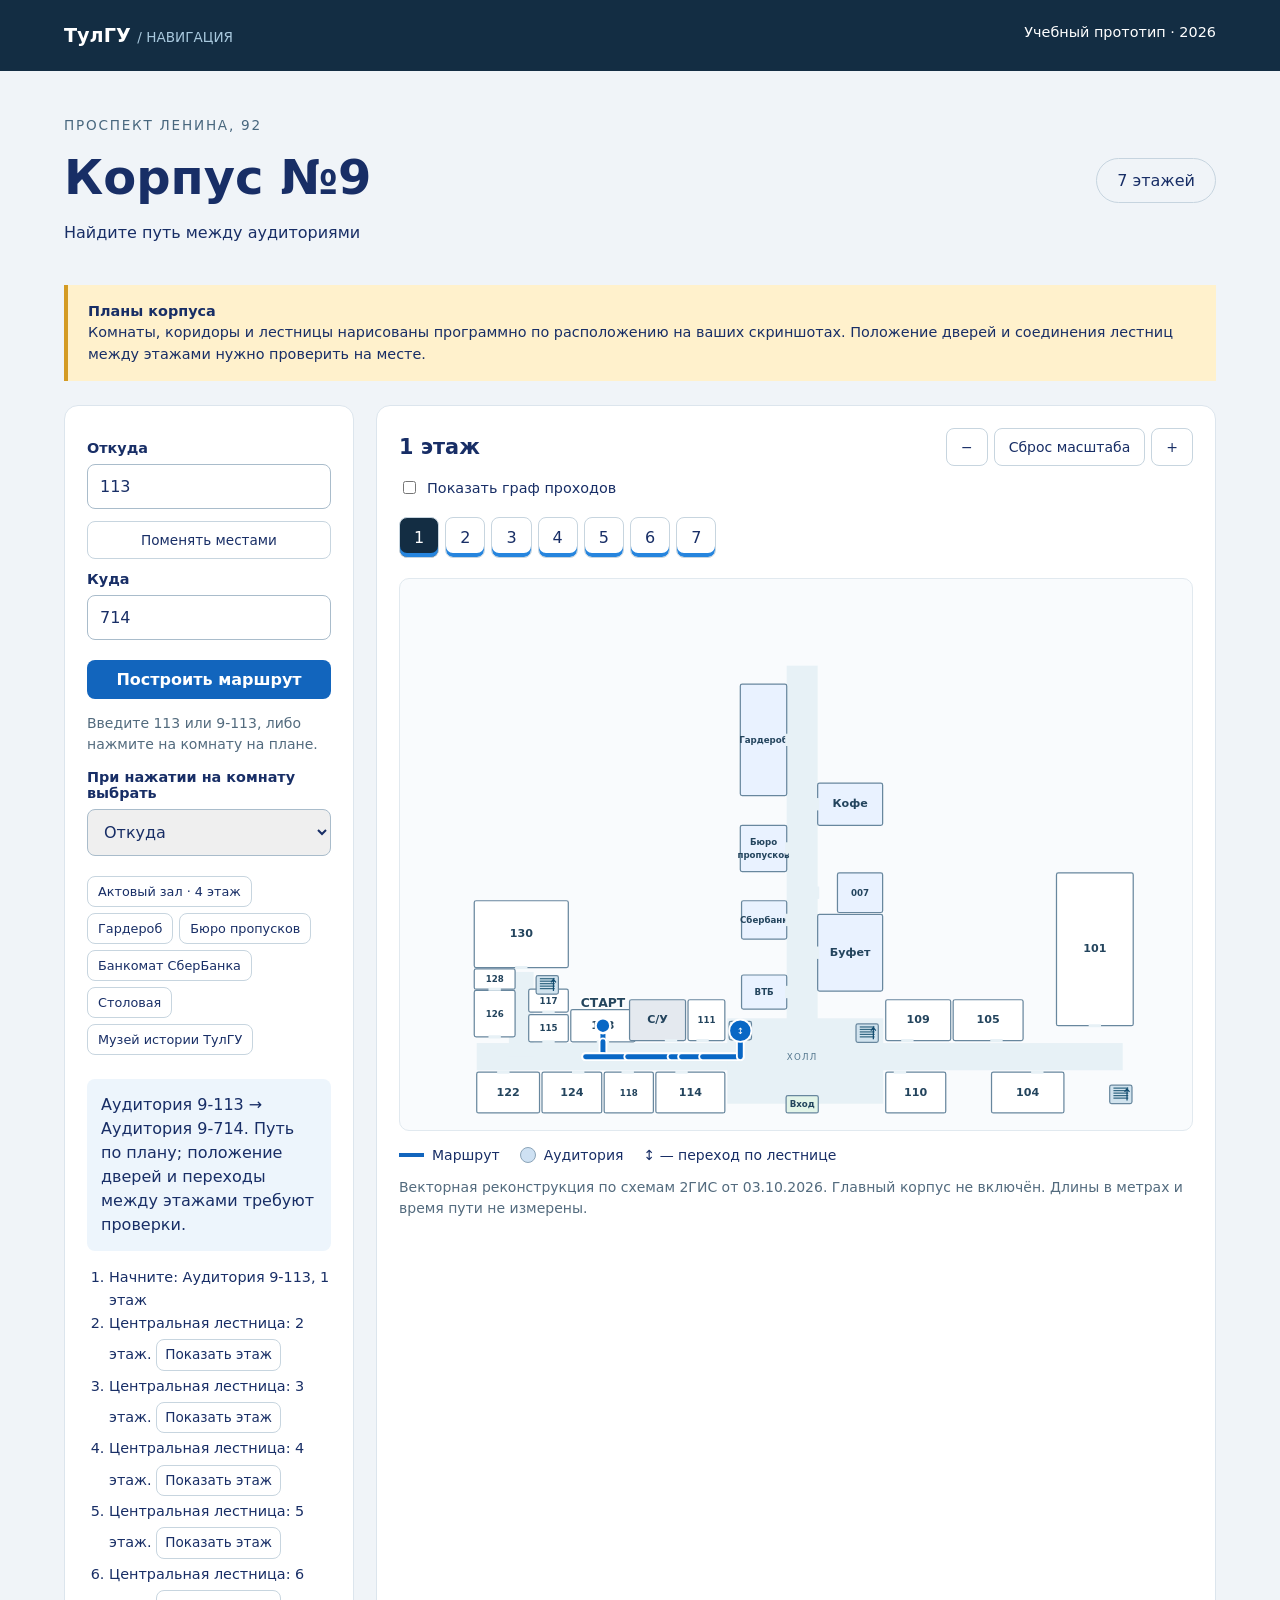
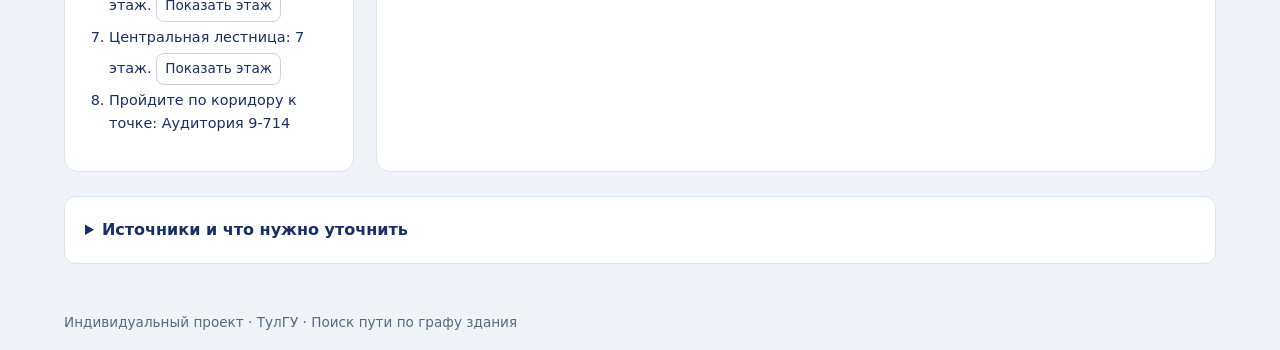
<file: index.html>
<!doctype html>
<html lang="ru"><head><meta charset="utf-8"><meta name="viewport" content="width=device-width, initial-scale=1"><title>Корпус 9 · Навигация ТулГУ</title><link rel="stylesheet" href="style.css"><script defer src="data/building.js"></script><script defer src="routing.js"></script><script defer src="plan.js"></script><script defer src="app.js"></script></head>
<body><header><div class="brand">ТулГУ <span>/ НАВИГАЦИЯ</span></div><div>Учебный прототип · 2026</div></header>
<main><section class="intro"><div><p class="eyebrow">ПРОСПЕКТ ЛЕНИНА, 92</p><h1>Корпус №9</h1><p>Найдите путь между аудиториями</p></div><span class="badge">7 этажей</span></section>
<div class="notice"><strong>Планы корпуса</strong> Комнаты, коридоры и лестницы нарисованы программно по расположению на ваших скриншотах. Положение дверей и соединения лестниц между этажами нужно проверить на месте.</div>
<div class="workspace"><aside><form id="route-form"><label for="from">Откуда</label><input id="from" list="places" value="113" autocomplete="off" required><button type="button" id="swap" class="secondary">Поменять местами</button><label for="to">Куда</label><input id="to" list="places" value="714" autocomplete="off" required><datalist id="places"></datalist><button class="primary">Построить маршрут</button></form>
<p class="hint">Введите 113 или 9-113, либо нажмите на комнату на плане.</p><label for="pick">При нажатии на комнату выбрать</label><select id="pick"><option value="from">Откуда</option><option value="to">Куда</option></select><div id="quick-places" aria-label="Популярные точки"></div><div id="result" aria-live="polite"></div><ol id="steps"></ol></aside>
<section class="map-panel" aria-label="План корпуса"><div class="map-head"><h2 id="floor-title">1 этаж</h2><div class="zoom"><button id="minus" aria-label="Уменьшить">−</button><button id="reset">Сброс масштаба</button><button id="plus" aria-label="Увеличить">+</button></div></div><label class="graph-toggle"><input type="checkbox" id="graph"> Показать граф проходов</label><nav id="floors" aria-label="Выбор этажа"></nav><div class="map-scroll"><svg id="map" xmlns="http://www.w3.org/2000/svg" role="group" aria-labelledby="map-title"><title id="map-title">Векторный план этажа</title></svg></div><div class="legend"><span><i class="line"></i> Маршрут</span><span><i class="room"></i> Аудитория</span><span>↕ — переход по лестнице</span></div><p class="hint">Векторная реконструкция по схемам 2ГИС от 03.10.2026. Главный корпус не включён. Длины в метрах и время пути не измерены.</p></section></div>
<details><summary>Источники и что нужно уточнить</summary><div id="sources"></div><p>На скриншотах не все номера читаются. Такие помещения требуют уточнения и не включены в выбор точек. Актовый зал виден на уровнях 3 и 4; основной пункт назначения — 4 этаж. Маршруты через лифты пока не строятся: режим работы неизвестен.</p></details></main><footer>Индивидуальный проект · ТулГУ · Поиск пути по графу здания</footer></body></html>
</file>
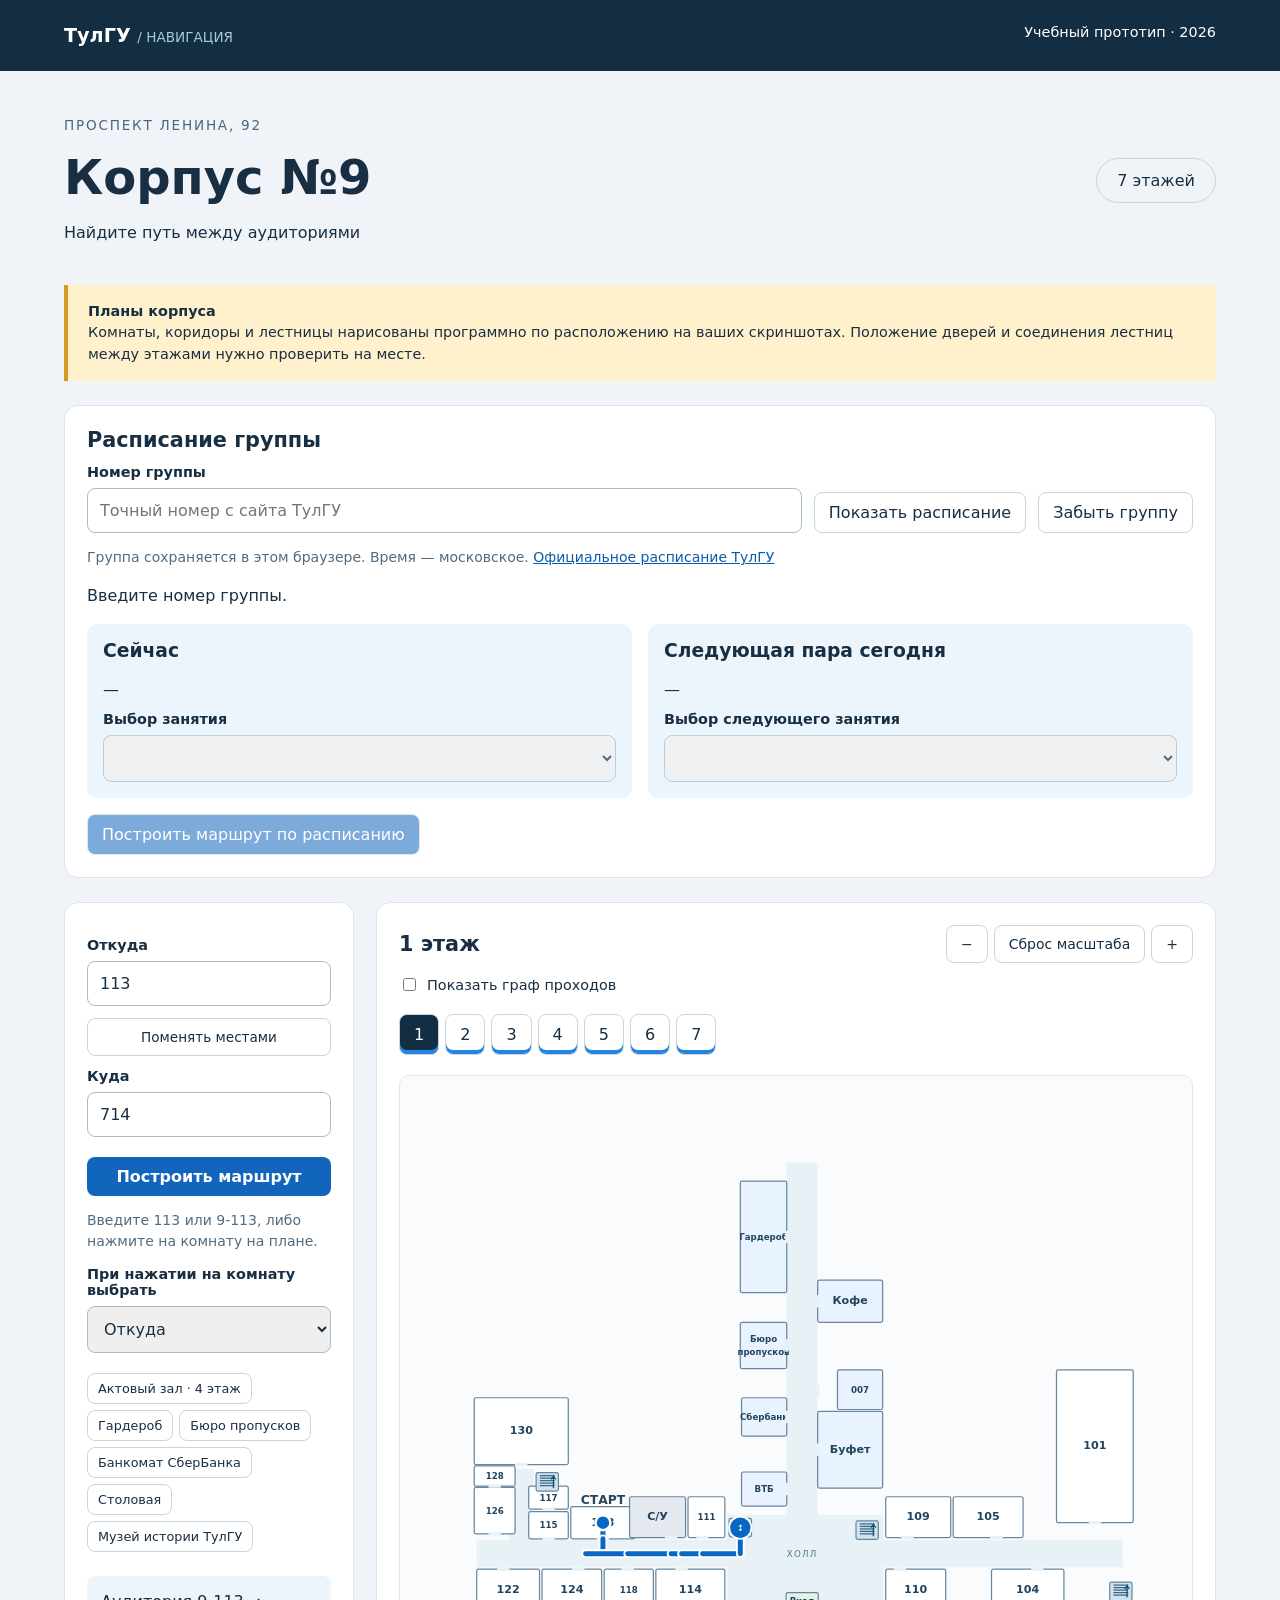
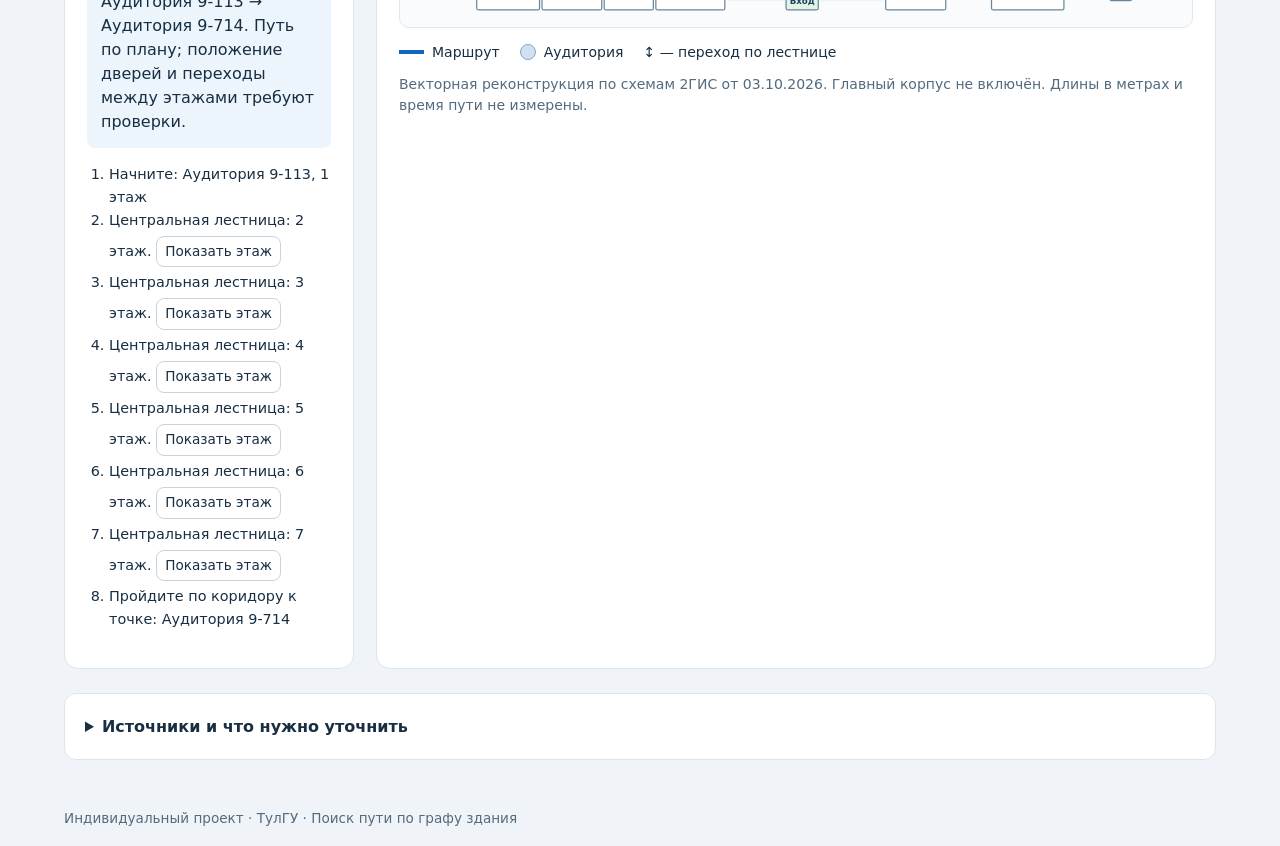
<file: github-complete-project/index.html>
<!doctype html>
<html lang="ru"><head><meta charset="utf-8"><meta name="viewport" content="width=device-width, initial-scale=1"><title>Корпус 9 · Навигация ТулГУ</title><link rel="stylesheet" href="style.css"><script defer src="data/building.js"></script><script defer src="routing.js"></script><script defer src="plan.js"></script><script defer src="app.js"></script><script defer src="schedule-core.js"></script><script defer src="schedule.js"></script></head>
<body><header><div class="brand">ТулГУ <span>/ НАВИГАЦИЯ</span></div><div>Учебный прототип · 2026</div></header>
<main><section class="intro"><div><p class="eyebrow">ПРОСПЕКТ ЛЕНИНА, 92</p><h1>Корпус №9</h1><p>Найдите путь между аудиториями</p></div><span class="badge">7 этажей</span></section>
<div class="notice"><strong>Планы корпуса</strong> Комнаты, коридоры и лестницы нарисованы программно по расположению на ваших скриншотах. Положение дверей и соединения лестниц между этажами нужно проверить на месте.</div>
<section class="schedule-panel" aria-labelledby="schedule-heading">
<h2 id="schedule-heading">Расписание группы</h2>
<form id="schedule-form"><div><label for="group">Номер группы</label><input id="group" name="group" placeholder="Точный номер с сайта ТулГУ" maxlength="40" autocomplete="off" required></div><button id="schedule-load" type="submit">Показать расписание</button><button id="group-forget" type="button">Забыть группу</button></form>
<p class="hint">Группа сохраняется в этом браузере. Время — московское. <a id="schedule-source" href="https://tulsu.ru/schedule/" target="_blank" rel="noopener">Официальное расписание ТулГУ</a></p>
<p id="schedule-status" role="status" aria-live="polite">Введите номер группы.</p>
<div class="lesson-grid"><div><h3 id="current-heading">Сейчас</h3><div id="current-lesson">—</div><label for="current-choice">Выбор занятия</label><select id="current-choice" disabled aria-labelledby="current-heading"></select></div><div><h3>Следующая пара сегодня</h3><div id="next-lesson">—</div><label for="next-choice">Выбор следующего занятия</label><select id="next-choice" disabled></select></div></div>
<p id="schedule-route-status" aria-live="polite"></p><button id="schedule-route" type="button" disabled>Построить маршрут по расписанию</button>
</section>
<div class="workspace"><aside><form id="route-form"><label for="from">Откуда</label><input id="from" list="places" value="113" autocomplete="off" required><button type="button" id="swap" class="secondary">Поменять местами</button><label for="to">Куда</label><input id="to" list="places" value="714" autocomplete="off" required><datalist id="places"></datalist><button class="primary">Построить маршрут</button></form>
<p class="hint">Введите 113 или 9-113, либо нажмите на комнату на плане.</p><label for="pick">При нажатии на комнату выбрать</label><select id="pick"><option value="from">Откуда</option><option value="to">Куда</option></select><div id="quick-places" aria-label="Популярные точки"></div><div id="result" aria-live="polite"></div><ol id="steps"></ol></aside>
<section class="map-panel" aria-label="План корпуса"><div class="map-head"><h2 id="floor-title">1 этаж</h2><div class="zoom"><button id="minus" aria-label="Уменьшить">−</button><button id="reset">Сброс масштаба</button><button id="plus" aria-label="Увеличить">+</button></div></div><label class="graph-toggle"><input type="checkbox" id="graph"> Показать граф проходов</label><nav id="floors" aria-label="Выбор этажа"></nav><div class="map-scroll"><svg id="map" xmlns="http://www.w3.org/2000/svg" role="group" aria-labelledby="map-title"><title id="map-title">Векторный план этажа</title></svg></div><div class="legend"><span><i class="line"></i> Маршрут</span><span><i class="room"></i> Аудитория</span><span>↕ — переход по лестнице</span></div><p class="hint">Векторная реконструкция по схемам 2ГИС от 03.10.2026. Главный корпус не включён. Длины в метрах и время пути не измерены.</p></section></div>
<details><summary>Источники и что нужно уточнить</summary><div id="sources"></div><p>На скриншотах не все номера читаются. Такие помещения требуют уточнения и не включены в выбор точек. Актовый зал виден на уровнях 3 и 4; основной пункт назначения — 4 этаж. Маршруты через лифты пока не строятся: режим работы неизвестен.</p></details></main><footer>Индивидуальный проект · ТулГУ · Поиск пути по графу здания</footer></body></html>
</file>
<file: style.css>
:root{font-family:Inter,system-ui,sans-serif;color:#182e66;background:#f0f4f8;font-size:16px}*{box-sizing:border-box}body{margin:0}header{background:#132d43;color:white;padding:24px 5vw;display:flex;justify-content:space-between;gap:16px;font-size:.9rem}.brand{font-weight:800;font-size:1.2rem}.brand span{font-weight:400;font-size:.85rem;color:#a9c9de}main{max-width:1440px;margin:auto;padding:30px 5vw}.intro{display:flex;align-items:center;justify-content:space-between}.eyebrow{letter-spacing:.13em;font-size:.85rem;color:#48677e}h1{font-size:3rem;margin:0}h2{margin:0;font-size:1.3rem}p{line-height:1.5}.badge{border:1px solid #c6d4df;padding:12px 20px;border-radius:28px}.notice{background:#fff1cc;border-left:4px solid #d49b24;padding:16px 20px;font-size:.9rem;line-height:1.5;margin:24px 0}.notice strong{display:block}.workspace{display:grid;grid-template-columns:290px minmax(0,1fr);gap:22px}aside,.map-panel{background:white;border:1px solid #dce5ed;border-radius:14px;padding:22px}label{display:block;font-size:.9rem;font-weight:600;margin:12px 0 8px}input,select{width:100%;padding:12px;border:1px solid #a9bccb;border-radius:8px;font:inherit;color:inherit}button{cursor:pointer;border:1px solid #c7d5df;background:#fff;border-radius:8px;padding:10px 14px;font:inherit;color:inherit}button:hover{background:#edf5fb}button:focus-visible,input:focus-visible,select:focus-visible{outline:3px solid #2685de;outline-offset:3px}.primary{background:#1265bd;color:white;border:0;width:100%;margin-top:20px;font-weight:650}.primary:hover{background:#084e95}.secondary{width:100%;margin-top:12px;font-size:.85rem}.hint{color:#536b7e;font-size:.875rem}.map-head{display:flex;justify-content:space-between;gap:16px;align-items:center;flex-wrap:wrap}.zoom{display:flex;gap:6px;font-size:.875rem}nav{display:flex;gap:6px;flex-wrap:wrap;margin:20px 0}nav button[aria-pressed=true]{background:#132d43;color:white}nav button.on-route{box-shadow:inset 0 -4px #2685de}.map-scroll{overflow:auto;background:#f6f9fc;border-radius:10px;border:1px solid #e1e9ef;min-height:350px}svg{display:block;min-width:650px;width:100%;height:auto}svg .room-shape{fill:#fff;stroke:#8ba4b8;stroke-width:2}svg .selected{fill:#dceeff;stroke:#1265bd;stroke-width:3}svg text{font-family:system-ui;fill:#25465e;font-size:14px}svg .point{cursor:pointer}svg .point:focus{outline:none}svg .point:focus .room-shape{stroke:#1265bd;stroke-width:5}.legend{display:flex;gap:20px;flex-wrap:wrap;font-size:.875rem;padding-top:16px}.legend span{display:flex;align-items:center;gap:8px}.line{width:25px;border-top:4px solid #1265bd}.room{width:16px;height:16px;border:1px solid #8ba4b8}#result{margin-top:24px;padding:14px;background:#edf5fc;border-radius:8px;line-height:1.5}#steps{padding-left:22px;font-size:.9rem;line-height:1.6}#steps button{padding:4px 8px;margin:4px 0;font-size:.85rem}details{margin-top:24px;padding:20px;background:white;border:1px solid #dce5ed;border-radius:12px;line-height:1.6}summary{cursor:pointer;font-weight:650}a{color:#095ca8}footer{padding:20px 5vw;color:#536b7e;font-size:.85rem}@media(max-width:800px){.workspace{grid-template-columns:1fr}header{flex-wrap:wrap}main{padding:24px 18px}h1{font-size:2.4rem}.map-panel{padding:16px}.badge{padding:8px 12px}}@media(prefers-reduced-motion:no-preference){button{transition:background .15s}}
.workspace>aside,.workspace>.map-panel{min-width:0}.map-scroll{max-width:100%}.map-head .zoom{flex-wrap:wrap}header>div{overflow-wrap:anywhere}

svg{min-width:760px}.hit-zone{fill:transparent;stroke:transparent;stroke-width:3}.point:hover .hit-zone,.point:focus .hit-zone{fill:#0867c533;stroke:#0867c5}.endpoint-label{font-size:20px;font-weight:800;paint-order:stroke;stroke:white;stroke-width:5px;stroke-linejoin:round}#quick-places{display:flex;flex-wrap:wrap;gap:6px;margin-top:20px}#quick-places button{font-size:.8rem;padding:7px 10px}.graph-toggle{display:flex;align-items:center;gap:8px;font-weight:400}.graph-toggle input{width:auto}.map-scroll{background:#edf3f8}.map-scroll svg{max-width:none}.legend .room{border-radius:50%;background:#0867c533}#sources ul{font-size:.9rem}
.plan-label{font-size:18px;font-weight:550;fill:#23445d}.corridor-label{font-size:14px;letter-spacing:.15em;fill:#54778e}svg .point:hover .hit-zone,svg .point:focus .hit-zone{fill:#1276d622;stroke:#0867c5;stroke-width:3}.map-scroll{background:#f9fbfd}
</file>
<file: github-complete-project/style.css>
:root{font-family:Inter,system-ui,sans-serif;color:#182e42;background:#f0f4f8;font-size:16px}*{box-sizing:border-box}body{margin:0}header{background:#132d43;color:white;padding:24px 5vw;display:flex;justify-content:space-between;gap:16px;font-size:.9rem}.brand{font-weight:800;font-size:1.2rem}.brand span{font-weight:400;font-size:.85rem;color:#a9c9de}main{max-width:1440px;margin:auto;padding:30px 5vw}.intro{display:flex;align-items:center;justify-content:space-between}.eyebrow{letter-spacing:.13em;font-size:.85rem;color:#48677e}h1{font-size:3rem;margin:0}h2{margin:0;font-size:1.3rem}p{line-height:1.5}.badge{border:1px solid #c6d4df;padding:12px 20px;border-radius:28px}.notice{background:#fff1cc;border-left:4px solid #d49b24;padding:16px 20px;font-size:.9rem;line-height:1.5;margin:24px 0}.notice strong{display:block}.workspace{display:grid;grid-template-columns:290px minmax(0,1fr);gap:22px}aside,.map-panel{background:white;border:1px solid #dce5ed;border-radius:14px;padding:22px}label{display:block;font-size:.9rem;font-weight:600;margin:12px 0 8px}input,select{width:100%;padding:12px;border:1px solid #a9bccb;border-radius:8px;font:inherit;color:inherit}button{cursor:pointer;border:1px solid #c7d5df;background:#fff;border-radius:8px;padding:10px 14px;font:inherit;color:inherit}button:hover{background:#edf5fb}button:focus-visible,input:focus-visible,select:focus-visible{outline:3px solid #2685de;outline-offset:3px}.primary{background:#1265bd;color:white;border:0;width:100%;margin-top:20px;font-weight:650}.primary:hover{background:#084e95}.secondary{width:100%;margin-top:12px;font-size:.85rem}.hint{color:#536b7e;font-size:.875rem}.map-head{display:flex;justify-content:space-between;gap:16px;align-items:center;flex-wrap:wrap}.zoom{display:flex;gap:6px;font-size:.875rem}nav{display:flex;gap:6px;flex-wrap:wrap;margin:20px 0}nav button[aria-pressed=true]{background:#132d43;color:white}nav button.on-route{box-shadow:inset 0 -4px #2685de}.map-scroll{overflow:auto;background:#f6f9fc;border-radius:10px;border:1px solid #e1e9ef;min-height:350px}svg{display:block;min-width:650px;width:100%;height:auto}svg .room-shape{fill:#fff;stroke:#8ba4b8;stroke-width:2}svg .selected{fill:#dceeff;stroke:#1265bd;stroke-width:3}svg text{font-family:system-ui;fill:#25465e;font-size:14px}svg .point{cursor:pointer}svg .point:focus{outline:none}svg .point:focus .room-shape{stroke:#1265bd;stroke-width:5}.legend{display:flex;gap:20px;flex-wrap:wrap;font-size:.875rem;padding-top:16px}.legend span{display:flex;align-items:center;gap:8px}.line{width:25px;border-top:4px solid #1265bd}.room{width:16px;height:16px;border:1px solid #8ba4b8}#result{margin-top:24px;padding:14px;background:#edf5fc;border-radius:8px;line-height:1.5}#steps{padding-left:22px;font-size:.9rem;line-height:1.6}#steps button{padding:4px 8px;margin:4px 0;font-size:.85rem}details{margin-top:24px;padding:20px;background:white;border:1px solid #dce5ed;border-radius:12px;line-height:1.6}summary{cursor:pointer;font-weight:650}a{color:#095ca8}footer{padding:20px 5vw;color:#536b7e;font-size:.85rem}@media(max-width:800px){.workspace{grid-template-columns:1fr}header{flex-wrap:wrap}main{padding:24px 18px}h1{font-size:2.4rem}.map-panel{padding:16px}.badge{padding:8px 12px}}@media(prefers-reduced-motion:no-preference){button{transition:background .15s}}
.workspace>aside,.workspace>.map-panel{min-width:0}.map-scroll{max-width:100%}.map-head .zoom{flex-wrap:wrap}header>div{overflow-wrap:anywhere}

svg{min-width:760px}.hit-zone{fill:transparent;stroke:transparent;stroke-width:3}.point:hover .hit-zone,.point:focus .hit-zone{fill:#0867c533;stroke:#0867c5}.endpoint-label{font-size:20px;font-weight:800;paint-order:stroke;stroke:white;stroke-width:5px;stroke-linejoin:round}#quick-places{display:flex;flex-wrap:wrap;gap:6px;margin-top:20px}#quick-places button{font-size:.8rem;padding:7px 10px}.graph-toggle{display:flex;align-items:center;gap:8px;font-weight:400}.graph-toggle input{width:auto}.map-scroll{background:#edf3f8}.map-scroll svg{max-width:none}.legend .room{border-radius:50%;background:#0867c533}#sources ul{font-size:.9rem}
.plan-label{font-size:18px;font-weight:550;fill:#23445d}.corridor-label{font-size:14px;letter-spacing:.15em;fill:#54778e}svg .point:hover .hit-zone,svg .point:focus .hit-zone{fill:#1276d622;stroke:#0867c5;stroke-width:3}.map-scroll{background:#f9fbfd}

.schedule-panel{background:white;border:1px solid #dce5ed;border-radius:14px;padding:22px;margin-bottom:24px}.schedule-panel form{display:flex;align-items:end;gap:12px;flex-wrap:wrap}.schedule-panel form>div{flex:1;min-width:190px}.lesson-grid{display:grid;grid-template-columns:1fr 1fr;gap:16px}.lesson-grid>div{background:#edf5fc;padding:16px;border-radius:10px}.lesson-grid h3{margin-top:0}.lesson-grid p{margin:6px 0;overflow-wrap:anywhere}button:disabled{opacity:.55;cursor:default}.schedule-panel [hidden]{display:none}.schedule-panel #schedule-route{background:#1265bd;color:white}#schedule-route-status,#schedule-status{line-height:1.5}@media(max-width:600px){.lesson-grid{grid-template-columns:1fr}.schedule-panel form button{width:100%}}
</file>
